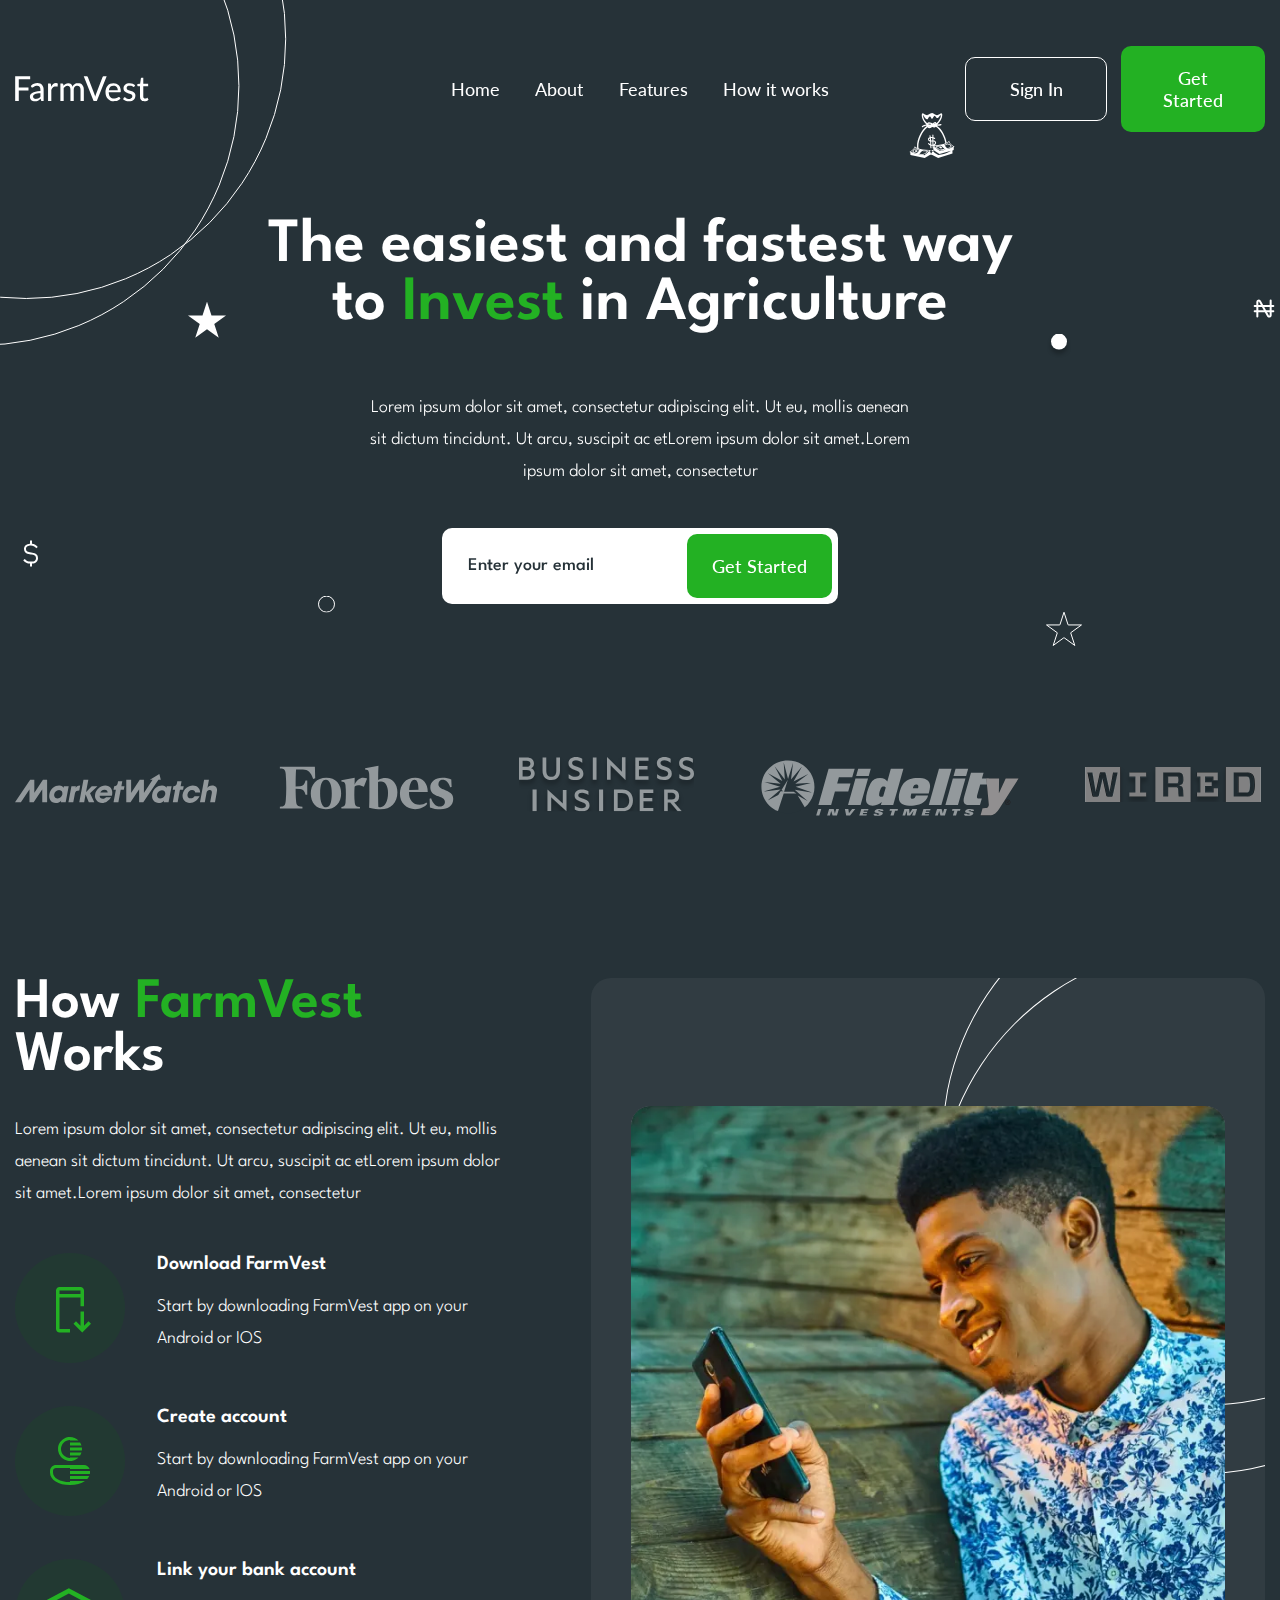
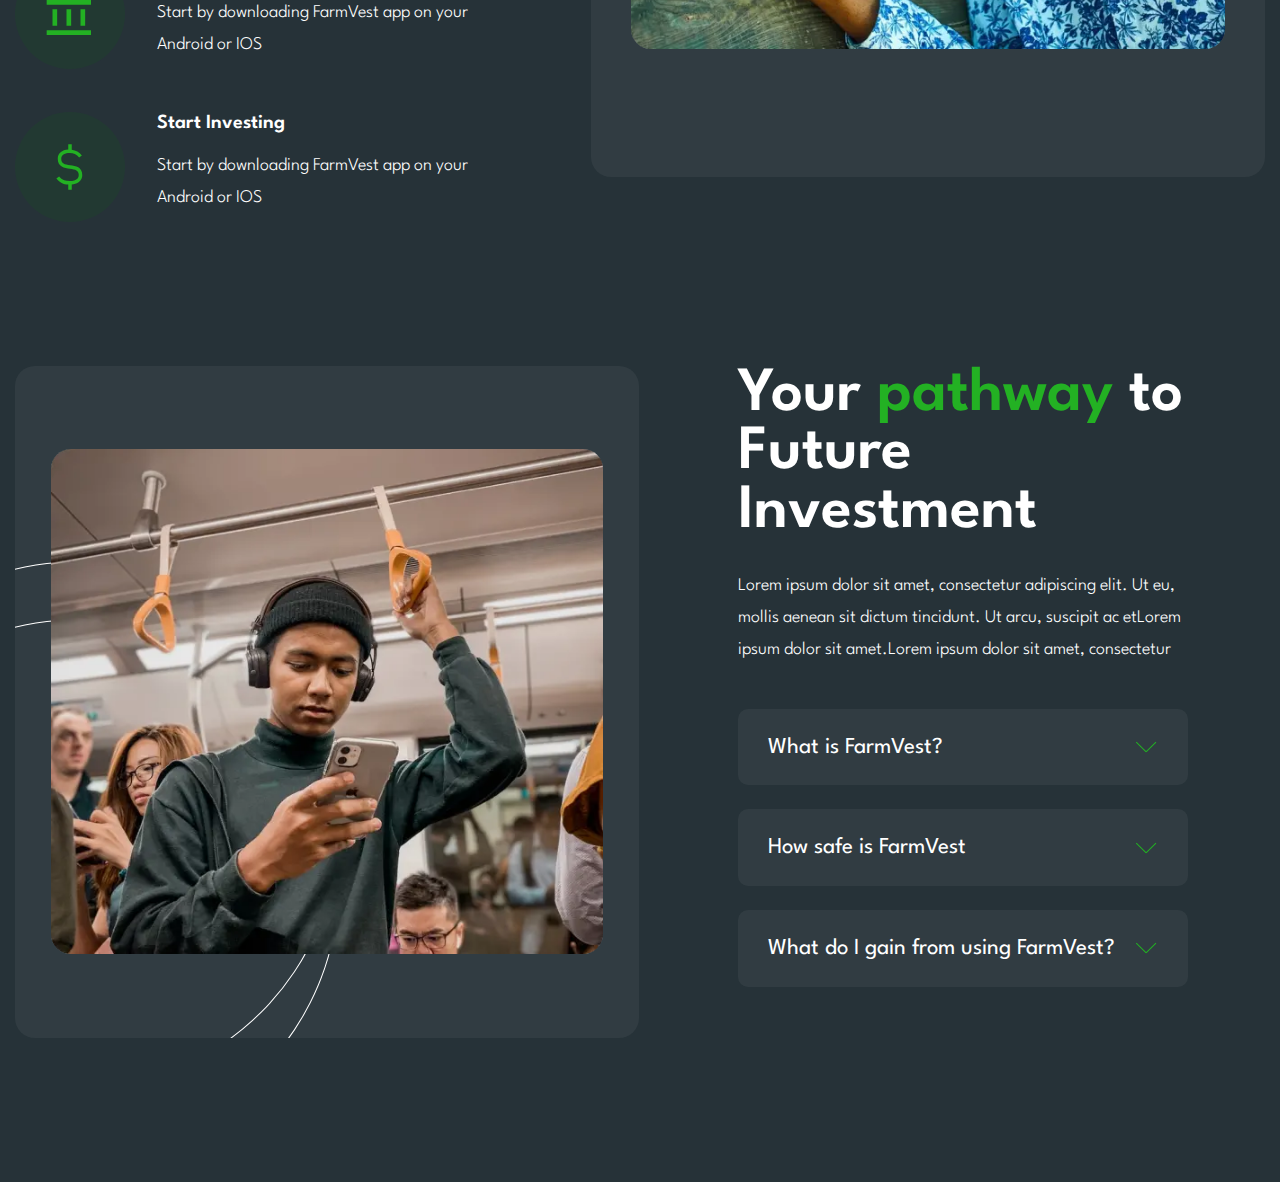
<file: index.html>
<!DOCTYPE html>
<html lang="ru">

<head>
	<title>FarmVest</title>
	<meta charset="UTF-8">
	<meta name="format-detection" content="telephone=no">
	<!-- <style>body{opacity: 0;}</style> -->
	<link rel="stylesheet" href="css/style.min.css?_v=20221023202428">
	<link rel="shortcut icon" href="favicon.ico">
	<!-- <meta name="robots" content="noindex, nofollow"> -->
	<meta name="viewport" content="width=device-width, initial-scale=1.0">
	<meta name="description" content="Добавьте свое описание">
</head>

<body>
	<div class="wrapper">
		<header class="header">
			<div class="header__container-big">
				<a href="#" class="header__logo"><img src="img/header/logo.svg" alt="Logo"></a>
				<div class="header__menu menu">
					<nav class="menu__body">
						<ul class="menu__list">
							<li class="menu__item"><a href="#" class="menu__link">Home</a></li>
							<li class="menu__item"><a href="#" class="menu__link">About</a></li>
							<li class="menu__item"><a href="#" class="menu__link">Features</a></li>
							<li class="menu__item"><a href="#" class="menu__link">How it works</a></li>
						</ul>
					</nav>
				</div>
				<div class="header__actions">
					<button type="button" class="header__button button button_border"><span>Sign In</spa></button>
					<button data-da=".menu__body, 480" type="button" class="header__button button"><span>Get Started</span></button>
					<button type="button" class="menu__icon icon-menu"><span></span></button>
				</div>
			</div>
		</header>
		<main class="page">
			<section class="page__main main-block">
				<div class="main-block__container-big">
					<div data-prlx-parent class="main-block__container">
						<div class="main-block__content">
							<h1 class="main-block__title title">
								The easiest and fastest way to <span>Invest</span> in Agriculture
							</h1>
							<p class="main-block__text text">
								Lorem ipsum dolor sit amet, consectetur adipiscing elit. Ut eu, mollis aenean sit dictum tincidunt. Ut arcu, suscipit ac etLorem ipsum dolor sit amet.Lorem ipsum dolor sit amet, consectetur
							</p>
							<div class="main-block__form">
								<form action="#" class="form">
									<input data-required="email" autocomplete="off" type="text" name="form[]" data-error="" placeholder="Enter your email" class="form__input">
									<button type="submit" class="form__button button"><span>Get Started</spa></button>
								</form>
							</div>

						</div>
						<div data-prlx data-direction="1" data-coefficient="100" data-axis="v" class="main-block__icons icons-main-block">
							<div data-prlx-mouse data-prlx-cx="300" data-prlx-cy="300" data-prlx-dxr data-prlx-dyr class="icons-main-block__circle icons-main-block__circle_1"></div>
							<div data-prlx-mouse data-prlx-cx="300" data-prlx-cy="300" class="icons-main-block__circle icons-main-block__circle_2"></div>
							<div data-prlx-mouse data-prlx-cx="10" data-prlx-cy="10" class="icons-main-block__item icons-main-block__item_1">
								<img src="img/icons/dollar.svg" alt="dollar">
							</div>
							<div data-prlx-mouse data-prlx-cx="10" data-prlx-cy="10" data-prlx-dxr data-prlx-dyr class="icons-main-block__item icons-main-block__item_2">
								<img src="img/icons/star-fill.svg" alt="">
							</div>
							<div data-prlx-mouse data-prlx-cx="10" data-prlx-cy="10" class="icons-main-block__item icons-main-block__item_3">
								<img src="img/icons/ellipse.svg" alt="">
							</div>
							<div data-prlx-mouse data-prlx-cx="10" data-prlx-cy="10" data-prlx-dxr data-prlx-dyr class="icons-main-block__item icons-main-block__item_4">
								<img src="img/icons/money-bag.svg" alt="">
							</div>
							<div data-prlx-mouse data-prlx-cx="10" data-prlx-cy="10" class="icons-main-block__item icons-main-block__item_5">
								<img src="img/icons/star.svg" alt="">
							</div>
							<div data-prlx-mouse data-prlx-cx="10" data-prlx-cy="10" data-prlx-dxr data-prlx-dyr class="icons-main-block__item icons-main-block__item_6">
								<img src="img/icons/ellipse-fill.svg" alt="">
							</div>
							<div data-prlx-mouse data-prlx-cx="10" data-prlx-cy="10" class="icons-main-block__item icons-main-block__item_7">
								<img src="img/icons/currency-naira.svg" alt="">
							</div>
						</div>
					</div>
				</div>
			</section>
			<section class="page__partners partners">
				<div class="partners__container">
					<div class="partners__image"><img src="img/partners/1.svg" alt="partners"></div>
					<div class="partners__image"><img src="img/partners/2.svg" alt="partners"></div>
					<div class="partners__image"><img src="img/partners/3.svg" alt="partners"></div>
					<div class="partners__image"><img src="img/partners/4.svg" alt="partners"></div>
					<div class="partners__image"><img src="img/partners/5.svg" alt="partners"></div>
				</div>
			</section>
			<section class="page__how how">
				<div class="how__container">
					<div class="how__content">
						<h2 class="how__title title title_fs64">
							How <span>FarmVest</span> Works
						</h2>
						<p class="how__text text">
							Lorem ipsum dolor sit amet, consectetur adipiscing elit. Ut eu, mollis aenean sit dictum tincidunt. Ut arcu, suscipit ac etLorem ipsum dolor sit amet.Lorem ipsum dolor sit amet, consectetur
						</p>
						<div class="how__steps steps-how">
							<div class="steps-how__item">
								<div class="steps-how__icon">
									<img src="img/main/how/1.svg" alt="Icon">
								</div>
								<div class="steps-how__body">
									<h3 class="steps-how__title">Download FarmVest</h3>
									<p class="steps-how__text text">Start by downloading FarmVest app
										on your Android or IOS</p>
								</div>
							</div>
							<div class="steps-how__item">
								<div class="steps-how__icon">
									<img src="img/main/how/2.svg" alt="Icon">
								</div>
								<div class="steps-how__body">
									<h3 class="steps-how__title">Create account</h3>
									<p class="steps-how__text text">Start by downloading FarmVest app
										on your Android or IOS</p>
								</div>
							</div>
							<div class="steps-how__item">
								<div class="steps-how__icon">
									<img src="img/main/how/3.svg" alt="Icon">
								</div>
								<div class="steps-how__body">
									<h3 class="steps-how__title">Link your bank account</h3>
									<p class="steps-how__text text">Start by downloading FarmVest app
										on your Android or IOS</p>
								</div>
							</div>
							<div class="steps-how__item">
								<div class="steps-how__icon">
									<img src="img/main/how/4.svg" alt="Icon">
								</div>
								<div class="steps-how__body">
									<h3 class="steps-how__title">Start Investing</h3>
									<p class="steps-how__text text">Start by downloading FarmVest app
										on your Android or IOS</p>
								</div>
							</div>
						</div>
					</div>
					<div data-prlx-parent class="how__image image-block">
						<div data-prlx-mouse data-prlx-cx="500" data-prlx-cy="500" data-prlx-dxr data-prlx-dyr class="image-block__circle image-block__circle_1"></div>
						<div data-prlx-mouse data-prlx-cx="500" data-prlx-cy="500" class="image-block__circle image-block__circle_2"></div>
						<div data-prlx data-direction="-1" data-coefficient="100" class="image-block__image-ibg_contain">
							<picture><source srcset="img/main/how/photo.webp" type="image/webp"><img src="img/main/how/photo.jpg" alt="image"></picture>
						</div>
					</div>
				</div>
			</section>
			<section class="page__pathway pathway">
				<div class="pathway__container">
					<div data-da=".pathway__container, 992, 2" data-prlx-parent class="pathway__image image-block image-block_size">
						<div data-prlx-mouse data-prlx-cx="500" data-prlx-cy="500" data-prlx-dxr data-prlx-dyr class="image-block__circle image-block__circle_size image-block__circle_3"></div>
						<div data-prlx-mouse data-prlx-cx="500" data-prlx-cy="500" class="image-block__circle image-block__circle_size image-block__circle_4"></div>
						<div data-prlx data-direction="-1" data-coefficient="100" class="image-block__image-ibg_contain-size">
							<picture><source srcset="img/main/how/photo2.webp" type="image/webp"><img src="img/main/how/photo2.jpg" alt="photo"></picture>
						</div>
					</div>
					<div class="pathway__content">
						<h1 class="pathway__title title">Your <span>pathway</span> to Future Investment</h1>
						<p class="pathway__text text">Lorem ipsum dolor sit amet, consectetur adipiscing elit. Ut eu, mollis aenean sit dictum tincidunt. Ut arcu, suscipit ac etLorem ipsum dolor sit amet.Lorem ipsum dolor sit amet, consectetur</p>
						<div data-spollers class="pathway__spollers spollers">
							<div class="spollers__item">
								<button type="button" data-spoller class="spollers__title">What is FarmVest?</button>
								<div class="spollers__body text">Lorem ipsum dolor sit amet consectetur adipisicing elit. Sunt cupiditate consequatur culpa illo ratione totam animi, alias optio obcaecati incidunt?</div>
							</div>
							<div class="spollers__item">
								<button type="button" data-spoller class="spollers__title">How safe is FarmVest</button>
								<div class="spollers__body text">Lorem ipsum dolor sit amet, consectetur adipisicing elit. Quam dicta maxime est iure, quibusdam perspiciatis?</div>
							</div>
							<div class="spollers__item">
								<button type="button" data-spoller class="spollers__title">What do I gain from using FarmVest?</button>
								<div class="spollers__body text">Lorem ipsum dolor, sit amet consectetur adipisicing elit. Atque unde ipsam beatae facilis labore facere reprehenderit blanditiis ut saepe distinctio asperiores laboriosam architecto culpa, aliquam exercitationem minus nesciunt temporibus ea.</div>
							</div>
						</div>
					</div>
				</div>
			</section>
		</main>
		<footer class="footer">
			<div class="footer__container">
			</div>
		</footer>
	</div>
	<!-- <div id="popup" aria-hidden="true" class="popup">
	<div class="popup__wrapper">
		<div class="popup__content">
			<button data-close type="button" class="popup__close">Закрыть</button>
			<div class="popup__text">
				Text
			</div>
		</div>
	</div>
</div> -->
	<script src="js/app.min.js?_v=20221023202428"></script>
</body>

</html>
</file>
<file: css/style.min.css>
@charset "UTF-8";@import url(https://fonts.googleapis.com/css?family=League+Spartan:300,regular,500,600,700&display=swap);@import url(https://fonts.googleapis.com/css?family=Lato:regular,500&display=swap);.form__input{font-family:"League Spartan"}*{padding:0;margin:0;border:0}*,:after,:before{-webkit-box-sizing:border-box;box-sizing:border-box}body,html{height:100%;min-width:320px}body{color:#fff;line-height:1;font-family:"League Spartan";font-size:1.125rem;-ms-text-size-adjust:100%;-moz-text-size-adjust:100%;-webkit-text-size-adjust:100%;-webkit-font-smoothing:antialiased;-moz-osx-font-smoothing:grayscale}button,input,textarea{font-family:"League Spartan";font-size:inherit}button{cursor:pointer;color:inherit;background-color:inherit}a{color:inherit}a:link,a:visited{text-decoration:none}a:hover{text-decoration:none}ul li{list-style:none}img{vertical-align:top}h1,h2,h3,h4,h5,h6{font-weight:inherit;font-size:inherit}body{background-color:#263238}.lock body{overflow:hidden;-ms-touch-action:none;touch-action:none;-ms-scroll-chaining:none;overscroll-behavior:none}.wrapper{min-height:100%;display:-webkit-box;display:-ms-flexbox;display:flex;-webkit-box-orient:vertical;-webkit-box-direction:normal;-ms-flex-direction:column;flex-direction:column;overflow:hidden}.wrapper>main{-webkit-box-flex:1;-ms-flex:1 1 auto;flex:1 1 auto}.wrapper>*{min-width:0}[class*=__container]{max-width:88.75rem;margin:0 auto}[class*=__container-big]{max-width:101.25rem;-webkit-box-sizing:content-box;box-sizing:content-box;margin:0 auto;padding:0 .9375rem}.form{margin:0 auto;max-width:33.3125rem;background-color:#fff;border-radius:.625rem;display:-webkit-box;display:-ms-flexbox;display:flex;padding:.375rem;-webkit-column-gap:.375rem;-moz-column-gap:.375rem;column-gap:.375rem;position:relative}.form._form-error{-webkit-animation:rotate-form .6s ease-in;animation:rotate-form .6s ease-in}.form__input{font-weight:500;line-height:1.1111111111;color:#263238;-webkit-box-flex:1;-ms-flex:1 1 auto;flex:1 1 auto;padding:0 1.25rem;position:relative;z-index:5;-webkit-transition:all .3s ease 0s;-o-transition:all .3s ease 0s;transition:all .3s ease 0s}.form__input._form-error{color:red}.form__input._form-error::-webkit-input-placeholder{color:red}.form__input._form-error::-moz-placeholder{color:red}.form__input._form-error:-ms-input-placeholder{color:red}.form__input._form-error::-ms-input-placeholder{color:red}.form__input._form-error::placeholder{color:red}.form__input::-webkit-input-placeholder{color:#263238}.form__input::-moz-placeholder{color:#263238}.form__input:-ms-input-placeholder{color:#263238}.form__input::-ms-input-placeholder{color:#263238}.form__input::placeholder{color:#263238}.button{display:-webkit-inline-box;display:-ms-inline-flexbox;display:inline-flex;-webkit-box-pack:center;-ms-flex-pack:center;justify-content:center;padding:1.3125rem 1.5625rem;background-color:#23b123;border-radius:.625rem;font-family:Lato;font-weight:500;line-height:1.2222222222;-webkit-transition:all .3s ease 0s;-o-transition:all .3s ease 0s;transition:all .3s ease 0s;position:relative}.button span{position:relative;z-index:5}.button_border{padding:1.23125rem 1.5625rem;background-color:transparent;border:1px solid #fff}.button._fw{width:100%}@-webkit-keyframes rotate-form{0%{-webkit-transform:rotate(3deg);transform:rotate(3deg)}20%{-webkit-transform:rotate(-3deg);transform:rotate(-3deg)}40%{-webkit-transform:rotate(3deg);transform:rotate(3deg)}60%{-webkit-transform:rotate(-2deg);transform:rotate(-2deg)}80%{-webkit-transform:rotate(2deg);transform:rotate(2deg)}90%{-webkit-transform:rotate(-1deg);transform:rotate(-1deg)}90%{-webkit-transform:rotate(1deg);transform:rotate(1deg)}100%{-webkit-transform:rotate(0);transform:rotate(0)}}@keyframes rotate-form{0%{-webkit-transform:rotate(3deg);transform:rotate(3deg)}20%{-webkit-transform:rotate(-3deg);transform:rotate(-3deg)}40%{-webkit-transform:rotate(3deg);transform:rotate(3deg)}60%{-webkit-transform:rotate(-2deg);transform:rotate(-2deg)}80%{-webkit-transform:rotate(2deg);transform:rotate(2deg)}90%{-webkit-transform:rotate(-1deg);transform:rotate(-1deg)}90%{-webkit-transform:rotate(1deg);transform:rotate(1deg)}100%{-webkit-transform:rotate(0);transform:rotate(0)}}.spollers{display:-ms-grid;display:grid;gap:1.5rem}.spollers__title{width:100%;line-height:1.3333333333;font-weight:400;cursor:default;text-align:left;padding:1.5rem 3.75rem 1.375rem 1.875rem;border-radius:.625rem;position:relative;background:rgba(255,255,255,.05);-webkit-transition:border-radius 50ms ease .4s;-o-transition:border-radius 50ms ease .4s;transition:border-radius 50ms ease .4s}.spollers__title._spoller-active{-webkit-transition:border-radius .3s ease 0s;-o-transition:border-radius .3s ease 0s;transition:border-radius .3s ease 0s;border-radius:.625rem .625rem 0 0}._spoller-init .spollers__title{cursor:pointer}._spoller-init .spollers__title::after,._spoller-init .spollers__title::before{content:"";position:absolute;right:30px;top:50%;background-color:#23b123;height:1px;width:14px;-webkit-transition:-webkit-transform .5s ease 0s;transition:-webkit-transform .5s ease 0s;-o-transition:transform .5s ease 0s;transition:transform .5s ease 0s;transition:transform .5s ease 0s,-webkit-transform .5s ease 0s}._spoller-init .spollers__title::before{-webkit-transform:translate(-70%,-50%) rotate(45deg);-ms-transform:translate(-70%,-50%) rotate(45deg);transform:translate(-70%,-50%) rotate(45deg)}._spoller-init .spollers__title::after{-webkit-transform:translate(0,-50%) rotate(-45deg);-ms-transform:translate(0,-50%) rotate(-45deg);transform:translate(0,-50%) rotate(-45deg)}._spoller-init .spollers__title._spoller-active::before{-webkit-transform:translateX(-70%) rotate(-45deg);-ms-transform:translateX(-70%) rotate(-45deg);transform:translateX(-70%) rotate(-45deg)}._spoller-init .spollers__title._spoller-active::after{-webkit-transform:rotate(45deg);-ms-transform:rotate(45deg);transform:rotate(45deg)}.spollers__body{padding:1.25rem;background:rgba(255,255,255,.05);border-radius:0 0 .625rem .625rem}[class*=-ibg]{position:relative}[class*=-ibg] img{position:absolute;width:100%;height:100%;top:0;left:0;-o-object-fit:cover;object-fit:cover}[class*=-ibg_contain] img{-o-object-fit:contain;object-fit:contain}.title{font-weight:600;line-height:.9285714286;color:#fff}.title span{color:#23b123}.text{font-weight:300;line-height:1.7777777778}.image-block{position:relative;overflow:hidden;display:-webkit-box;display:-ms-flexbox;display:flex;-webkit-box-pack:center;-ms-flex-pack:center;justify-content:center;-webkit-box-align:center;-ms-flex-align:center;align-items:center;background:rgba(255,255,255,.05);border-radius:1.25rem}.image-block__image-ibg_contain{padding-bottom:80.5333333333%;width:88%;border-radius:1.25rem;overflow:hidden}.image-block__image-ibg_contain-size{padding-bottom:80.9798270893%;width:88.4726224784%;border-radius:1.25rem;overflow:hidden}.image-block__circle{position:absolute;top:0;right:0;width:100%;height:100%}.image-block__circle::before{content:"";position:absolute;top:0;right:0;border:1px solid #fff;width:78%;padding-bottom:78%;border-radius:50%}.image-block__circle_size::before{width:84.2939481268%;padding-bottom:84.2939481268%}.image-block__circle_1::before{-webkit-transform:translate(calc(50% - 3.75rem),-19%);-ms-transform:translate(calc(50% - 3.75rem),-19%);transform:translate(calc(50% - 3.75rem),-19%)}.image-block__circle_2::before{-webkit-transform:translate(calc(50% - 4.0625rem),-6%);-ms-transform:translate(calc(50% - 4.0625rem),-6%);transform:translate(calc(50% - 4.0625rem),-6%)}.image-block__circle_3::before{-webkit-transform:translate(-57%,37%);-ms-transform:translate(-57%,37%);transform:translate(-57%,37%)}.image-block__circle_4::before{-webkit-transform:translate(-57%,48%);-ms-transform:translate(-57%,48%);transform:translate(-57%,48%)}.header{position:fixed;top:0;left:0;width:100%;z-index:50;-webkit-transition:all .3s ease 0s;-o-transition:all .3s ease 0s;transition:all .3s ease 0s}.header._header-scroll{padding-top:1.25rem;padding-bottom:1.25rem;background-color:rgba(0,0,0,.6)}.header__container-big{display:-ms-grid;display:grid;-ms-grid-columns:18.75rem 1fr 18.75rem;grid-template-columns:18.75rem 1fr 18.75rem;-webkit-box-align:center;-ms-flex-align:center;align-items:center}.header__logo{position:relative;z-index:5}.header__logo img{max-width:100%}.header__actions{position:relative;z-index:5;display:-webkit-box;display:-ms-flexbox;display:flex;-webkit-box-align:center;-ms-flex-align:center;align-items:center}.menu{padding:0 .625rem}.menu-open .menu__body{left:0}.menu-open .menu__body::before{left:0}.menu__list{display:-webkit-box;display:-ms-flexbox;display:flex;-ms-flex-wrap:wrap;flex-wrap:wrap;-webkit-box-pack:center;-ms-flex-pack:center;justify-content:center;-webkit-box-align:center;-ms-flex-align:center;align-items:center;row-gap:.625rem}.menu__item{overflow:hidden}.menu__link{position:relative;font-family:Lato;font-weight:400;line-height:1.2222222222;-webkit-transition:color .3s ease 0s;-o-transition:color .3s ease 0s;transition:color .3s ease 0s}.menu__link::after{content:"";position:absolute;width:100%;height:.0625rem;bottom:-2px;left:0;background-color:#fff;-webkit-transform:translate(-102%,0);-ms-transform:translate(-102%,0);transform:translate(-102%,0)}@-webkit-keyframes bottom-line{0%{-webkit-transform:translate(-102%,0);transform:translate(-102%,0)}100%{-webkit-transform:translate(100%,0);transform:translate(100%,0)}}@keyframes bottom-line{0%{-webkit-transform:translate(-102%,0);transform:translate(-102%,0)}100%{-webkit-transform:translate(100%,0);transform:translate(100%,0)}}.icon-menu{display:none}.main-block__container-big{position:relative}.main-block__content{position:relative;z-index:2;display:-webkit-box;display:-ms-flexbox;display:flex;-webkit-box-orient:vertical;-webkit-box-direction:normal;-ms-flex-direction:column;flex-direction:column;-webkit-box-pack:center;-ms-flex-pack:center;justify-content:center;-webkit-box-align:center;-ms-flex-align:center;align-items:center;text-align:center}.main-block__title{max-width:46.875rem}.main-block__text{max-width:34.375rem}.icons-main-block{position:absolute;width:100%;height:100%;top:0;left:0;pointer-events:none}.icons-main-block__circle{position:absolute;top:0;left:0}.icons-main-block__circle::before{content:"";display:block;border:1px solid #fff;width:100%;height:100%;border-radius:50%}.icons-main-block__circle_1::before{-webkit-transform:translate(-45%,-44%);-ms-transform:translate(-45%,-44%);transform:translate(-45%,-44%)}.icons-main-block__circle_2::before{-webkit-transform:translate(-54%,-35%);-ms-transform:translate(-54%,-35%);transform:translate(-54%,-35%)}.icons-main-block__item{position:absolute}.icons-main-block__item_1{top:70.0205338809%;left:.9375rem}.icons-main-block__item_2{top:38.9117043121%;left:14.6296296296%}.icons-main-block__item_3{top:77.7207392197%;left:24.8765432099%}.icons-main-block__item_4{top:13.7577002053%;left:70.9259259259%}.icons-main-block__item_5{top:79.6714579055%;left:81.5432098765%}.icons-main-block__item_6{top:43.0184804928%;left:81.7901234568%}.icons-main-block__item_7{top:37.6796714579%;right:0}.partners__container{padding:0 .9375rem;display:-webkit-box;display:-ms-flexbox;display:flex;-ms-flex-wrap:wrap;flex-wrap:wrap;gap:1.5625rem;-webkit-box-pack:center;-ms-flex-pack:center;justify-content:center;-webkit-box-align:center;-ms-flex-align:center;align-items:center}.partners__image img{max-width:100%}.how__container{display:-ms-grid;display:grid;padding:0 .9375rem}.how__content{max-width:35.875rem}.how__image{-ms-flex-item-align:start;-ms-grid-row-align:start;align-self:start}.steps-how__item{display:-webkit-box;display:-ms-flexbox;display:flex;-webkit-column-gap:2rem;-moz-column-gap:2rem;column-gap:2rem;row-gap:1.25rem}.steps-how__icon{border-radius:50%;-webkit-box-flex:0;-ms-flex:0 0 6.875rem;flex:0 0 6.875rem;height:6.875rem;display:-webkit-box;display:-ms-flexbox;display:flex;-webkit-box-pack:center;-ms-flex-pack:center;justify-content:center;-webkit-box-align:center;-ms-flex-align:center;align-items:center}.steps-how__title{font-size:1.25rem;line-height:1.1;font-weight:600}.steps-how__title:not(:last-child){margin-bottom:1rem}.pathway__container{padding:0 .9375rem;display:-ms-grid;display:grid;row-gap:1.875rem}.pathway__image{-ms-flex-item-align:start;-ms-grid-row-align:start;align-self:start}.pathway__content{max-width:28.125rem}@media (min-width:47.99875em){.button{overflow:hidden}.button::after{content:"";position:absolute;width:100%;height:100%;background-color:#1a891a;top:0;left:0;-webkit-transition:all .3s ease 0s;-o-transition:all .3s ease 0s;transition:all .3s ease 0s;-webkit-transform:translate(-100%,0);-ms-transform:translate(-100%,0);transform:translate(-100%,0);border-radius:.625rem}.button_border::after{content:"";position:absolute;width:100%;height:100%;background-color:#1e272c;top:0;left:0;-webkit-transition:all .3s ease 0s;-o-transition:all .3s ease 0s;transition:all .3s ease 0s;-webkit-transform:translate(-100%,0);-ms-transform:translate(-100%,0);transform:translate(-100%,0);border-radius:.625rem}}@media (min-width:61.99875em){.button{min-width:8.875rem}.how__container{-ms-grid-columns:1fr 53.9568345324%;grid-template-columns:1fr 53.9568345324%}.how__title{max-width:34.375rem}.steps-how__item{max-width:30.625rem;-webkit-box-align:start;-ms-flex-align:start;align-items:flex-start}.pathway__container{-ms-grid-columns:49.928057554% 1fr;grid-template-columns:49.928057554% 1fr}}@media (min-width:71.875em){.partners__container{-webkit-box-pack:justify;-ms-flex-pack:justify;justify-content:space-between}}@media (min-width:101.25em){.header__logo{width:8.9375rem}.header__actions{gap:1rem}.menu__list{-webkit-column-gap:2.75rem;-moz-column-gap:2.75rem;column-gap:2.75rem}}@media (min-width:103.125em){.spollers__title{font-size:1.5rem}.title{font-size:4.375rem}.title_fs64{font-size:4rem}.image-block{padding-top:10.375rem}.image-block{padding-bottom:10.375rem}.image-block_size{padding-top:6.25rem}.image-block_size{padding-bottom:6.25rem}.header{padding-top:3.75rem}.header{padding-bottom:3.75rem}.main-block__content{padding-top:15.625rem}.main-block__content{padding-bottom:12.5rem}.main-block__title:not(:last-child){margin-bottom:4.3125rem}.main-block__text:not(:last-child){margin-bottom:3rem}.icons-main-block__circle{width:36.5625rem}.icons-main-block__circle{height:36.5625rem}.partners{padding-bottom:12.5rem}.how{padding-bottom:11.25rem}.how__container{gap:6rem}.how__title:not(:last-child){margin-bottom:2rem}.how__text:not(:last-child){margin-bottom:3rem}.steps-how__item:not(:last-child){margin-bottom:3rem}.pathway{margin-bottom:11.25rem}.pathway__container{-webkit-column-gap:7.875rem;-moz-column-gap:7.875rem;column-gap:7.875rem}.pathway__title:not(:last-child){margin-bottom:2rem}.pathway__text:not(:last-child){margin-bottom:3rem}}@media (max-width:48em){.header__logo{width:7.5rem}.header__actions{gap:.625rem}}@media (max-width:30em){.menu__list{-webkit-column-gap:.9375rem;-moz-column-gap:.9375rem;column-gap:.9375rem}}@media (max-width:20em){.spollers__title{font-size:1.25rem}.title{font-size:2.8125rem}.title_fs64{font-size:2.4375rem}.image-block{padding-top:1.875rem}.image-block{padding-bottom:1.875rem}.image-block_size{padding-top:2.5rem}.image-block_size{padding-bottom:2.5rem}.header{padding-top:.625rem}.header{padding-bottom:.625rem}.main-block__content{padding-top:8.125rem}.main-block__content{padding-bottom:1.875rem}.main-block__title:not(:last-child){margin-bottom:1.875rem}.main-block__text:not(:last-child){margin-bottom:1.25rem}.icons-main-block__circle{width:21.875rem}.icons-main-block__circle{height:21.875rem}.partners{padding-bottom:3.125rem}.how{padding-bottom:3.125rem}.how__container{gap:1.25rem}.how__title:not(:last-child){margin-bottom:1.5625rem}.how__text:not(:last-child){margin-bottom:1.875rem}.steps-how__item:not(:last-child){margin-bottom:1.875rem}.pathway{margin-bottom:3.125rem}.pathway__container{-webkit-column-gap:1.875rem;-moz-column-gap:1.875rem;column-gap:1.875rem}.pathway__title:not(:last-child){margin-bottom:1.25rem}.pathway__text:not(:last-child){margin-bottom:1.875rem}}@media (max-width:67.5em){.header__container-big{-ms-grid-columns:auto 1fr auto;grid-template-columns:auto 1fr auto}}@media (max-width:61.99875em){.button{padding:1rem 1.25rem}.button_border{padding:.91875rem 1.25rem}.how__container{-webkit-box-pack:center;-ms-flex-pack:center;justify-content:center}.how__content{text-align:center}.steps-how__item{-webkit-box-orient:vertical;-webkit-box-direction:normal;-ms-flex-direction:column;flex-direction:column;-webkit-box-align:center;-ms-flex-align:center;align-items:center}.pathway__container{-webkit-box-pack:center;-ms-flex-pack:center;justify-content:center}.pathway__content{max-width:35.875rem;text-align:center}}@media (max-width:47.99875em){.menu__body{padding-left:.9375rem;padding-right:.9375rem;padding-bottom:1.875rem;position:fixed;overflow:auto;width:100%;height:100%;top:0;left:-100%;background-color:#263238;display:-webkit-box;display:-ms-flexbox;display:flex;-webkit-box-orient:vertical;-webkit-box-direction:normal;-ms-flex-direction:column;flex-direction:column;-webkit-box-align:center;-ms-flex-align:center;align-items:center;row-gap:1.875rem;-webkit-transition:left .3s ease 0s;-o-transition:left .3s ease 0s;transition:left .3s ease 0s}.menu__body::before{content:"";position:fixed;width:100%;top:0;left:-100%;background-color:#20292e;z-index:10;-webkit-transition:left .3s ease 0s;-o-transition:left .3s ease 0s;transition:left .3s ease 0s}._header-scroll .menu__body::before{height:5.75rem}.menu__list{-webkit-box-orient:vertical;-webkit-box-direction:normal;-ms-flex-direction:column;flex-direction:column;text-align:center;font-size:2rem;row-gap:1.875rem}.icon-menu{display:block;position:relative;width:1.875rem;height:1.125rem;z-index:5}.icon-menu span,.icon-menu::after,.icon-menu::before{content:"";-webkit-transition:all .3s ease 0s;-o-transition:all .3s ease 0s;transition:all .3s ease 0s;right:0;position:absolute;width:100%;height:.125rem;background-color:#fff}.icon-menu::before{top:0}.icon-menu::after{bottom:0}.icon-menu span{top:calc(50% - .0625rem)}.menu-open .icon-menu span{width:0}.menu-open .icon-menu::before{top:calc(50% - .0625rem);-webkit-transform:rotate(-45deg);-ms-transform:rotate(-45deg);transform:rotate(-45deg)}.menu-open .icon-menu::after{bottom:calc(50% - .0625rem);-webkit-transform:rotate(45deg);-ms-transform:rotate(45deg);transform:rotate(45deg)}.icons-main-block{opacity:.3}}@media (max-width:47.99875em) and (any-hover:none){.icon-menu{cursor:default}}@media (max-width:26.875em){.form{row-gap:.375rem;-webkit-box-orient:vertical;-webkit-box-direction:normal;-ms-flex-direction:column;flex-direction:column}.form__input{padding:1.25rem}.main-block__form{width:100%}}@media (min-width:20em) and (max-width:103.125em){@supports (font-size:clamp(1.25rem ,1.1898496241rem + 0.3007518797vw ,1.5rem)){.spollers__title{font-size:clamp(1.25rem ,1.1898496241rem + .3007518797vw ,1.5rem)}}@supports not (font-size:clamp(1.25rem ,1.1898496241rem + 0.3007518797vw ,1.5rem)){.spollers__title{font-size:calc(1.25rem + .25 * (100vw - 20rem)/ 83.125)}}@supports (font-size:clamp(2.8125rem ,2.4365601504rem + 1.8796992481vw ,4.375rem)){.title{font-size:clamp(2.8125rem ,2.4365601504rem + 1.8796992481vw ,4.375rem)}}@supports not (font-size:clamp(2.8125rem ,2.4365601504rem + 1.8796992481vw ,4.375rem)){.title{font-size:calc(2.8125rem + 1.5625 * (100vw - 20rem)/ 83.125)}}@supports (font-size:clamp(2.4375rem ,2.0615601504rem + 1.8796992481vw ,4rem)){.title_fs64{font-size:clamp(2.4375rem ,2.0615601504rem + 1.8796992481vw ,4rem)}}@supports not (font-size:clamp(2.4375rem ,2.0615601504rem + 1.8796992481vw ,4rem)){.title_fs64{font-size:calc(2.4375rem + 1.5625 * (100vw - 20rem)/ 83.125)}}@supports (padding-top:clamp(1.875rem ,-0.170112782rem + 10.2255639098vw ,10.375rem)){.image-block{padding-top:clamp(1.875rem ,-.170112782rem + 10.2255639098vw ,10.375rem)}}@supports not (padding-top:clamp(1.875rem ,-0.170112782rem + 10.2255639098vw ,10.375rem)){.image-block{padding-top:calc(1.875rem + 8.5 * (100vw - 20rem)/ 83.125)}}@supports (padding-bottom:clamp(1.875rem ,-0.170112782rem + 10.2255639098vw ,10.375rem)){.image-block{padding-bottom:clamp(1.875rem ,-.170112782rem + 10.2255639098vw ,10.375rem)}}@supports not (padding-bottom:clamp(1.875rem ,-0.170112782rem + 10.2255639098vw ,10.375rem)){.image-block{padding-bottom:calc(1.875rem + 8.5 * (100vw - 20rem)/ 83.125)}}@supports (padding-top:clamp(2.5rem ,1.5977443609rem + 4.5112781955vw ,6.25rem)){.image-block_size{padding-top:clamp(2.5rem ,1.5977443609rem + 4.5112781955vw ,6.25rem)}}@supports not (padding-top:clamp(2.5rem ,1.5977443609rem + 4.5112781955vw ,6.25rem)){.image-block_size{padding-top:calc(2.5rem + 3.75 * (100vw - 20rem)/ 83.125)}}@supports (padding-bottom:clamp(2.5rem ,1.5977443609rem + 4.5112781955vw ,6.25rem)){.image-block_size{padding-bottom:clamp(2.5rem ,1.5977443609rem + 4.5112781955vw ,6.25rem)}}@supports not (padding-bottom:clamp(2.5rem ,1.5977443609rem + 4.5112781955vw ,6.25rem)){.image-block_size{padding-bottom:calc(2.5rem + 3.75 * (100vw - 20rem)/ 83.125)}}@supports (padding-top:clamp(0.625rem ,-0.1268796992rem + 3.7593984962vw ,3.75rem)){.header{padding-top:clamp(.625rem ,-.1268796992rem + 3.7593984962vw ,3.75rem)}}@supports not (padding-top:clamp(0.625rem ,-0.1268796992rem + 3.7593984962vw ,3.75rem)){.header{padding-top:calc(.625rem + 3.125 * (100vw - 20rem)/ 83.125)}}@supports (padding-bottom:clamp(0.625rem ,-0.1268796992rem + 3.7593984962vw ,3.75rem)){.header{padding-bottom:clamp(.625rem ,-.1268796992rem + 3.7593984962vw ,3.75rem)}}@supports not (padding-bottom:clamp(0.625rem ,-0.1268796992rem + 3.7593984962vw ,3.75rem)){.header{padding-bottom:calc(.625rem + 3.125 * (100vw - 20rem)/ 83.125)}}@supports (padding-top:clamp(8.125rem ,6.3204887218rem + 9.022556391vw ,15.625rem)){.main-block__content{padding-top:clamp(8.125rem ,6.3204887218rem + 9.022556391vw ,15.625rem)}}@supports not (padding-top:clamp(8.125rem ,6.3204887218rem + 9.022556391vw ,15.625rem)){.main-block__content{padding-top:calc(8.125rem + 7.5 * (100vw - 20rem)/ 83.125)}}@supports (padding-bottom:clamp(1.875rem ,-0.6813909774rem + 12.7819548872vw ,12.5rem)){.main-block__content{padding-bottom:clamp(1.875rem ,-.6813909774rem + 12.7819548872vw ,12.5rem)}}@supports not (padding-bottom:clamp(1.875rem ,-0.6813909774rem + 12.7819548872vw ,12.5rem)){.main-block__content{padding-bottom:calc(1.875rem + 10.625 * (100vw - 20rem)/ 83.125)}}@supports (margin-bottom:clamp(1.875rem ,1.2885338346rem + 2.9323308271vw ,4.3125rem)){.main-block__title:not(:last-child){margin-bottom:clamp(1.875rem ,1.2885338346rem + 2.9323308271vw ,4.3125rem)}}@supports not (margin-bottom:clamp(1.875rem ,1.2885338346rem + 2.9323308271vw ,4.3125rem)){.main-block__title:not(:last-child){margin-bottom:calc(1.875rem + 2.4375 * (100vw - 20rem)/ 83.125)}}@supports (margin-bottom:clamp(1.25rem ,0.8289473684rem + 2.1052631579vw ,3rem)){.main-block__text:not(:last-child){margin-bottom:clamp(1.25rem ,.8289473684rem + 2.1052631579vw ,3rem)}}@supports not (margin-bottom:clamp(1.25rem ,0.8289473684rem + 2.1052631579vw ,3rem)){.main-block__text:not(:last-child){margin-bottom:calc(1.25rem + 1.75 * (100vw - 20rem)/ 83.125)}}@supports (width:clamp(21.875rem ,18.3411654135rem + 17.6691729323vw ,36.5625rem)){.icons-main-block__circle{width:clamp(21.875rem ,18.3411654135rem + 17.6691729323vw ,36.5625rem)}}@supports not (width:clamp(21.875rem ,18.3411654135rem + 17.6691729323vw ,36.5625rem)){.icons-main-block__circle{width:calc(21.875rem + 14.6875 * (100vw - 20rem)/ 83.125)}}@supports (height:clamp(21.875rem ,18.3411654135rem + 17.6691729323vw ,36.5625rem)){.icons-main-block__circle{height:clamp(21.875rem ,18.3411654135rem + 17.6691729323vw ,36.5625rem)}}@supports not (height:clamp(21.875rem ,18.3411654135rem + 17.6691729323vw ,36.5625rem)){.icons-main-block__circle{height:calc(21.875rem + 14.6875 * (100vw - 20rem)/ 83.125)}}@supports (padding-bottom:clamp(3.125rem ,0.8693609023rem + 11.2781954887vw ,12.5rem)){.partners{padding-bottom:clamp(3.125rem ,.8693609023rem + 11.2781954887vw ,12.5rem)}}@supports not (padding-bottom:clamp(3.125rem ,0.8693609023rem + 11.2781954887vw ,12.5rem)){.partners{padding-bottom:calc(3.125rem + 9.375 * (100vw - 20rem)/ 83.125)}}@supports (padding-bottom:clamp(3.125rem ,1.170112782rem + 9.7744360902vw ,11.25rem)){.how{padding-bottom:clamp(3.125rem ,1.170112782rem + 9.7744360902vw ,11.25rem)}}@supports not (padding-bottom:clamp(3.125rem ,1.170112782rem + 9.7744360902vw ,11.25rem)){.how{padding-bottom:calc(3.125rem + 8.125 * (100vw - 20rem)/ 83.125)}}@supports (gap:clamp(1.25rem ,0.1071428571rem + 5.7142857143vw ,6rem)){.how__container{gap:clamp(1.25rem ,.1071428571rem + 5.7142857143vw ,6rem)}}@supports not (gap:clamp(1.25rem ,0.1071428571rem + 5.7142857143vw ,6rem)){.how__container{gap:calc(1.25rem + 4.75 * (100vw - 20rem)/ 83.125)}}@supports (margin-bottom:clamp(1.5625rem ,1.4572368421rem + 0.5263157895vw ,2rem)){.how__title:not(:last-child){margin-bottom:clamp(1.5625rem ,1.4572368421rem + .5263157895vw ,2rem)}}@supports not (margin-bottom:clamp(1.5625rem ,1.4572368421rem + 0.5263157895vw ,2rem)){.how__title:not(:last-child){margin-bottom:calc(1.5625rem + .4375 * (100vw - 20rem)/ 83.125)}}@supports (margin-bottom:clamp(1.875rem ,1.6043233083rem + 1.3533834586vw ,3rem)){.how__text:not(:last-child){margin-bottom:clamp(1.875rem ,1.6043233083rem + 1.3533834586vw ,3rem)}}@supports not (margin-bottom:clamp(1.875rem ,1.6043233083rem + 1.3533834586vw ,3rem)){.how__text:not(:last-child){margin-bottom:calc(1.875rem + 1.125 * (100vw - 20rem)/ 83.125)}}@supports (margin-bottom:clamp(1.875rem ,1.6043233083rem + 1.3533834586vw ,3rem)){.steps-how__item:not(:last-child){margin-bottom:clamp(1.875rem ,1.6043233083rem + 1.3533834586vw ,3rem)}}@supports not (margin-bottom:clamp(1.875rem ,1.6043233083rem + 1.3533834586vw ,3rem)){.steps-how__item:not(:last-child){margin-bottom:calc(1.875rem + 1.125 * (100vw - 20rem)/ 83.125)}}@supports (margin-bottom:clamp(3.125rem ,1.170112782rem + 9.7744360902vw ,11.25rem)){.pathway{margin-bottom:clamp(3.125rem ,1.170112782rem + 9.7744360902vw ,11.25rem)}}@supports not (margin-bottom:clamp(3.125rem ,1.170112782rem + 9.7744360902vw ,11.25rem)){.pathway{margin-bottom:calc(3.125rem + 8.125 * (100vw - 20rem)/ 83.125)}}@supports ((-moz-column-gap:clamp(1.875rem ,0.4313909774rem + 7.2180451128vw ,7.875rem)) or (column-gap:clamp(1.875rem ,0.4313909774rem + 7.2180451128vw ,7.875rem))){.pathway__container{-webkit-column-gap:clamp(1.875rem ,.4313909774rem + 7.2180451128vw ,7.875rem);-moz-column-gap:clamp(1.875rem ,.4313909774rem + 7.2180451128vw ,7.875rem);column-gap:clamp(1.875rem ,.4313909774rem + 7.2180451128vw ,7.875rem)}}@supports not ((-moz-column-gap:clamp(1.875rem ,0.4313909774rem + 7.2180451128vw ,7.875rem)) or (column-gap:clamp(1.875rem ,0.4313909774rem + 7.2180451128vw ,7.875rem))){.pathway__container{-webkit-column-gap:calc(1.875rem + 6 * (100vw - 20rem)/ 83.125);-moz-column-gap:calc(1.875rem + 6 * (100vw - 20rem)/ 83.125);column-gap:calc(1.875rem + 6 * (100vw - 20rem)/ 83.125)}}@supports (margin-bottom:clamp(1.25rem ,1.0695488722rem + 0.9022556391vw ,2rem)){.pathway__title:not(:last-child){margin-bottom:clamp(1.25rem ,1.0695488722rem + .9022556391vw ,2rem)}}@supports not (margin-bottom:clamp(1.25rem ,1.0695488722rem + 0.9022556391vw ,2rem)){.pathway__title:not(:last-child){margin-bottom:calc(1.25rem + .75 * (100vw - 20rem)/ 83.125)}}@supports (margin-bottom:clamp(1.875rem ,1.6043233083rem + 1.3533834586vw ,3rem)){.pathway__text:not(:last-child){margin-bottom:clamp(1.875rem ,1.6043233083rem + 1.3533834586vw ,3rem)}}@supports not (margin-bottom:clamp(1.875rem ,1.6043233083rem + 1.3533834586vw ,3rem)){.pathway__text:not(:last-child){margin-bottom:calc(1.875rem + 1.125 * (100vw - 20rem)/ 83.125)}}}@media (min-width:48em) and (max-width:101.25em){@supports (width:clamp(7.5rem ,6.2042253521rem + 2.6995305164vw ,8.9375rem)){.header__logo{width:clamp(7.5rem ,6.2042253521rem + 2.6995305164vw ,8.9375rem)}}@supports not (width:clamp(7.5rem ,6.2042253521rem + 2.6995305164vw ,8.9375rem)){.header__logo{width:calc(7.5rem + 1.4375 * (100vw - 48rem)/ 53.25)}}@supports (gap:clamp(0.625rem ,0.286971831rem + 0.7042253521vw ,1rem)){.header__actions{gap:clamp(.625rem ,.286971831rem + .7042253521vw ,1rem)}}@supports not (gap:clamp(0.625rem ,0.286971831rem + 0.7042253521vw ,1rem)){.header__actions{gap:calc(.625rem + .375 * (100vw - 48rem)/ 53.25)}}}@media (max-width:47.99875em) and (min-width:20em) and (max-width:48em){@supports (padding-top:clamp(7.5rem ,6.1607142857rem + 6.6964285714vw ,9.375rem)){.menu__body{padding-top:clamp(7.5rem ,6.1607142857rem + 6.6964285714vw ,9.375rem)}}@supports not (padding-top:clamp(7.5rem ,6.1607142857rem + 6.6964285714vw ,9.375rem)){.menu__body{padding-top:calc(7.5rem + 1.875 * (100vw - 20rem)/ 28)}}@supports (height:clamp(4.625rem ,3.1071428571rem + 7.5892857143vw ,6.75rem)){.menu__body::before{height:clamp(4.625rem ,3.1071428571rem + 7.5892857143vw ,6.75rem)}}@supports not (height:clamp(4.625rem ,3.1071428571rem + 7.5892857143vw ,6.75rem)){.menu__body::before{height:calc(4.625rem + 2.125 * (100vw - 20rem)/ 28)}}}@media (min-width:30em) and (max-width:101.25em){@supports ((-moz-column-gap:clamp(0.9375rem ,0.1743421053rem + 2.5438596491vw ,2.75rem)) or (column-gap:clamp(0.9375rem ,0.1743421053rem + 2.5438596491vw ,2.75rem))){.menu__list{-webkit-column-gap:clamp(.9375rem ,.1743421053rem + 2.5438596491vw ,2.75rem);-moz-column-gap:clamp(.9375rem ,.1743421053rem + 2.5438596491vw ,2.75rem);column-gap:clamp(.9375rem ,.1743421053rem + 2.5438596491vw ,2.75rem)}}@supports not ((-moz-column-gap:clamp(0.9375rem ,0.1743421053rem + 2.5438596491vw ,2.75rem)) or (column-gap:clamp(0.9375rem ,0.1743421053rem + 2.5438596491vw ,2.75rem))){.menu__list{-webkit-column-gap:calc(.9375rem + 1.8125 * (100vw - 30rem)/ 71.25);-moz-column-gap:calc(.9375rem + 1.8125 * (100vw - 30rem)/ 71.25);column-gap:calc(.9375rem + 1.8125 * (100vw - 30rem)/ 71.25)}}}@media (any-hover:hover){.button:hover::after{-webkit-transform:translate(0,0);-ms-transform:translate(0,0);transform:translate(0,0)}.button_border:hover{border:1px solid #23b123;color:#23b123}.button_border:hover::after{-webkit-transform:translate(0,0);-ms-transform:translate(0,0);transform:translate(0,0)}.menu__link:hover{color:#23b123}.menu__link:hover::after{-webkit-animation:bottom-line 1s infinite both ease-in-out;animation:bottom-line 1s infinite both ease-in-out}}
</file>
